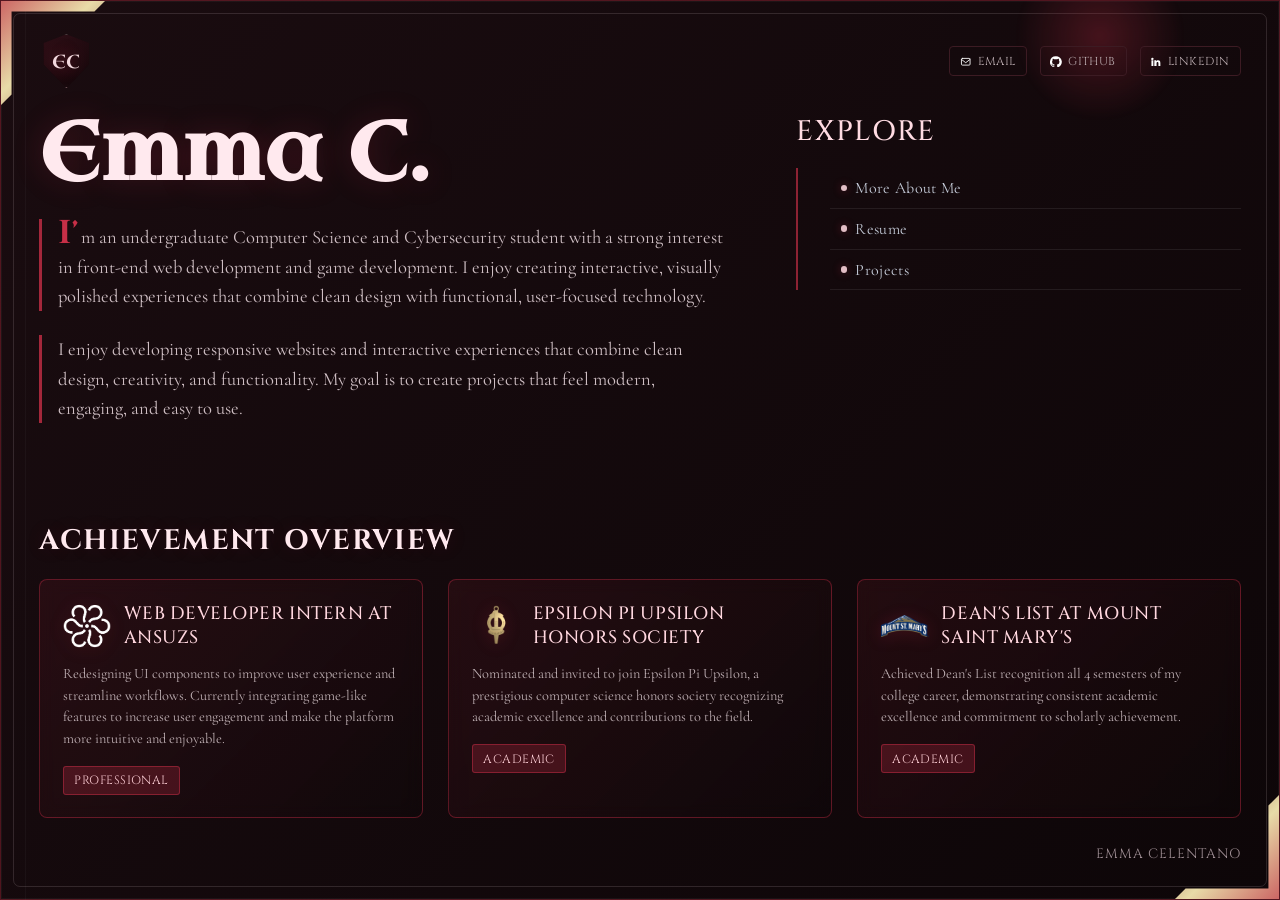
<file: index.html>
<!DOCTYPE html>
<html lang="en">
<head>
    <meta charset="UTF-8">
    <meta name="viewport" content="width=device-width, initial-scale=1.0">
    <title>Emma Celentano Portfolio</title>
    <link rel="preconnect" href="https://fonts.googleapis.com">
    <link rel="preconnect" href="https://fonts.gstatic.com" crossorigin>
    <link href="https://fonts.googleapis.com/css2?family=Cinzel:wght@400;500;600&family=Uncial+Antiqua&family=Cormorant+Garamond:wght@400;500;600&display=swap" rel="stylesheet">
    <link rel="stylesheet" href="style.css">
</head>
<body>
    <main class="card">
        <div class="card-etch" aria-hidden="true"></div>
        <div class="spark" aria-hidden="true"></div>
        <div class="ember-field" aria-hidden="true"></div>
        <div class="cursor-glow" aria-hidden="true"></div>

        <div class="top-row fade one">
            <div class="logo" aria-label="Personal logo">EC</div>
            <nav class="socials" aria-label="Social links">
                <a href="mailto:emmamariecel@gmail.com" aria-label="Email">
                    <svg class="social-icon stroke" viewBox="0 0 24 24" aria-hidden="true">
                        <rect x="3" y="5" width="18" height="14" rx="2"></rect>
                        <path d="M3 7l9 7 9-7"></path>
                    </svg>
                    <span>Email</span>
                </a>
                <a href="https://github.com/emma-celentano66" target="_blank" rel="noreferrer" aria-label="GitHub">
                    <svg class="social-icon fill" viewBox="0 0 24 24" aria-hidden="true">
                        <path d="M12 .5a12 12 0 0 0-3.79 23.39c.6.11.82-.26.82-.58v-2.04c-3.34.73-4.04-1.42-4.04-1.42-.55-1.37-1.34-1.74-1.34-1.74-1.09-.74.08-.72.08-.72 1.2.09 1.84 1.22 1.84 1.22 1.08 1.82 2.83 1.29 3.52.98.11-.76.42-1.29.76-1.58-2.67-.3-5.48-1.32-5.48-5.87 0-1.3.47-2.37 1.23-3.21-.12-.3-.54-1.52.12-3.17 0 0 1.01-.32 3.3 1.22a11.65 11.65 0 0 1 6 0c2.29-1.54 3.3-1.22 3.3-1.22.66 1.65.24 2.87.12 3.17.77.84 1.23 1.91 1.23 3.21 0 4.56-2.81 5.57-5.49 5.87.44.37.82 1.09.82 2.2v3.26c0 .32.21.7.83.58A12 12 0 0 0 12 .5z"></path>
                    </svg>
                    <span>GitHub</span>
                </a>
                <a href="https://www.linkedin.com/in/emma-celentano" target="_blank" rel="noreferrer" aria-label="LinkedIn">
                    <svg class="social-icon fill" viewBox="0 0 24 24" aria-hidden="true">
                        <path d="M4.98 3.5A2.5 2.5 0 1 0 5 8.5a2.5 2.5 0 0 0-.02-5zM3 9h4v12H3zM9 9h3.84v1.71h.06c.54-1 1.86-2.06 3.83-2.06 4.1 0 4.86 2.7 4.86 6.2V21h-4v-5.46c0-1.3-.02-2.98-1.82-2.98-1.83 0-2.11 1.42-2.11 2.89V21H9z"></path>
                    </svg>
                    <span>LinkedIn</span>
                </a>
            </nav>
        </div>

        <section class="layout">
            <article class="fade two">
                <h1 class="hero-title">Emma C.</h1>
                <p class="intro">
                   I’m an undergraduate Computer Science and Cybersecurity student with a strong interest in front-end web development and game development. 
                   I enjoy creating interactive, visually polished experiences that combine clean design with functional, user-focused technology.
                </p>
                <p class="intro">
                   I enjoy developing responsive websites and interactive experiences that combine clean design,
                    creativity, and functionality. My goal is to create projects that feel modern, engaging, and easy to use.
                </p>

            </article>

            <aside class="projects fade three">
                <h2>Explore</h2>
                <ol class="project-list">
                    <li><a href="about.html"><span>More About Me</span></a></li>
                    <li><a href="resume.html"><span>Resume</span></a></li>
                    <li><a href="#"><span>Projects</span></a></li>
                </ol>
            </aside>
        </section>

        <section class="achievements fade three" aria-label="Featured achievements">
            <h2 class="achievements-title">Achievement Overview</h2>
            <div class="achievements-grid">
                <div class="achievement-box">
                    <div class="achievement-header">
                        <img src="Images/ansuzs_icon_white.png" alt="Ansuzs" class="achievement-logo" />
                        <h3>Web Developer Intern at Ansuzs</h3>
                    </div>
                    <p>Redesigning UI components to improve user experience and streamline workflows. Currently integrating game-like features to increase user engagement and make the platform more intuitive and enjoyable.</p>
                    <span class="achievement-tag">Professional</span>
                </div>
                <div class="achievement-box">
                    <div class="achievement-header">
                        <img src="Images/UPEkey_portrait_no_bk-768x1024.png" alt="Epsilon Pi Upsilon" class="achievement-logo" />
                        <h3>Epsilon Pi Upsilon Honors Society</h3>
                    </div>
                    <p>Nominated and invited to join Epsilon Pi Upsilon, a prestigious computer science honors society recognizing academic excellence and contributions to the field.</p>
                    <span class="achievement-tag">Academic</span>
                </div>
                <div class="achievement-box">
                    <div class="achievement-header">
                        <img src="Images/mount_st_marys_mountaineers_logo_secondary_20069396.png" alt="Mount Saint Mary's" class="achievement-logo" />
                        <h3>Dean's List at Mount Saint Mary's</h3>
                    </div>
                    <p>Achieved Dean's List recognition all 4 semesters of my college career, demonstrating consistent academic excellence and commitment to scholarly achievement.</p>
                    <span class="achievement-tag">Academic</span>
                </div>
            </div>
        </section>

        <footer class="footer fade three">emma celentano</footer>
    </main>
    <script src="script.js"></script>
</body>
</html>
</file>
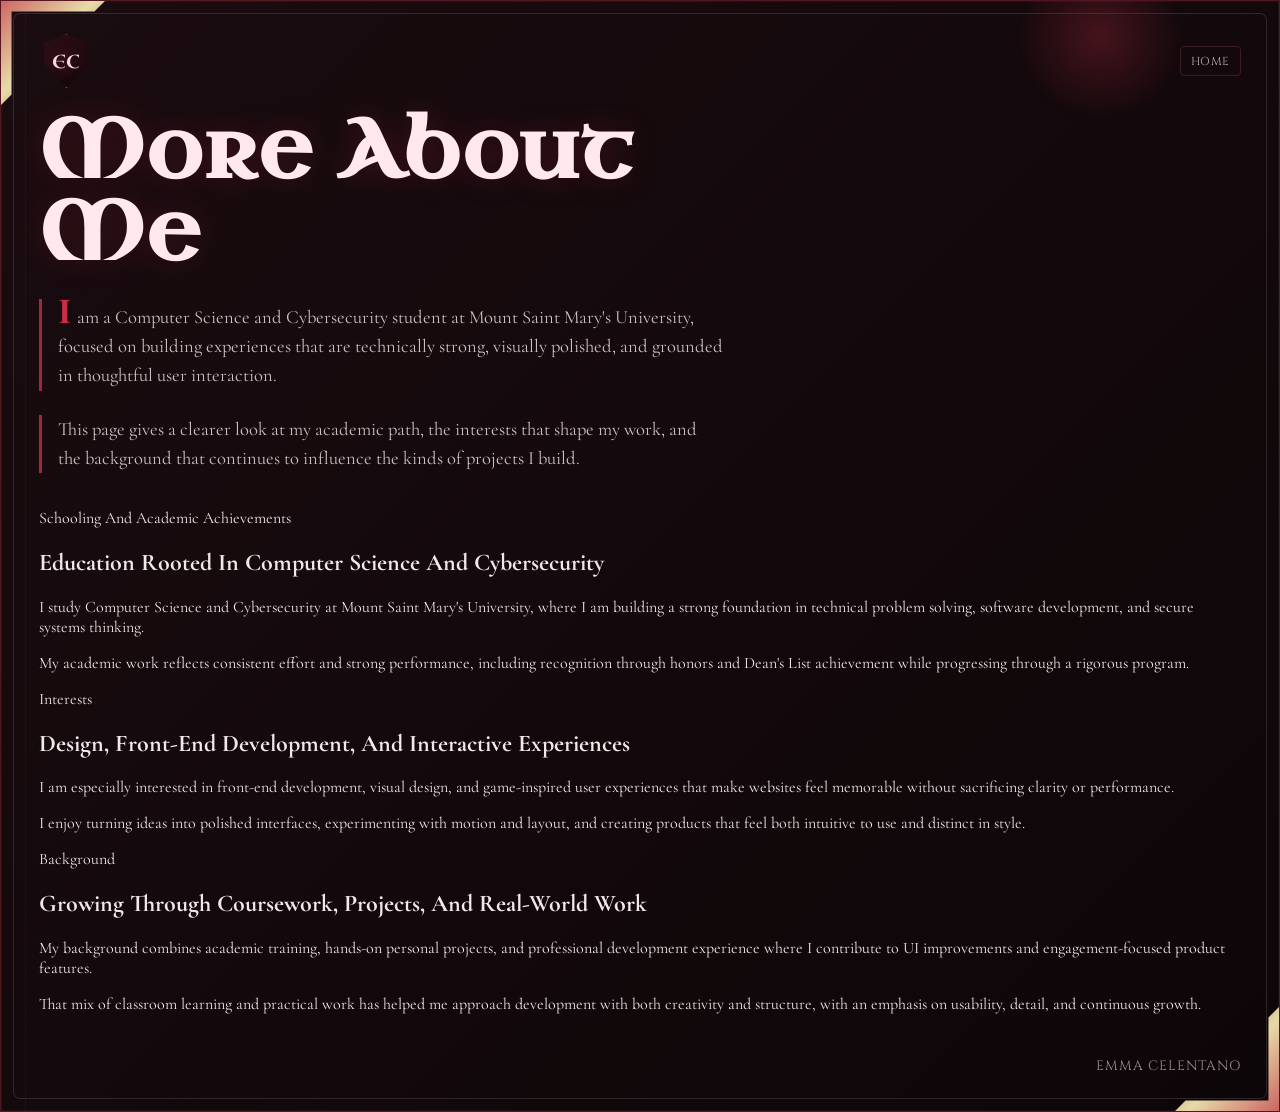
<file: about.html>
<!DOCTYPE html>
<html lang="en">
<head>
    <meta charset="UTF-8">
    <meta name="viewport" content="width=device-width, initial-scale=1.0">
    <title>About Emma Celentano</title>
    <link rel="preconnect" href="https://fonts.googleapis.com">
    <link rel="preconnect" href="https://fonts.gstatic.com" crossorigin>
    <link href="https://fonts.googleapis.com/css2?family=Cinzel:wght@400;500;600&family=Uncial+Antiqua&family=Cormorant+Garamond:wght@400;500;600&display=swap" rel="stylesheet">
    <link rel="stylesheet" href="style.css">
    <link rel="stylesheet" href="about.css">
</head>
<body>
    <main class="card about-card">
        <div class="card-etch" aria-hidden="true"></div>
        <div class="spark" aria-hidden="true"></div>
        <div class="ember-field" aria-hidden="true"></div>
        <div class="cursor-glow" aria-hidden="true"></div>

        <div class="top-row fade one">
            <div class="logo" aria-label="Personal logo">EC</div>
            <nav class="socials" aria-label="Page navigation">
                <a href="index.html" aria-label="Back to home">
                    <span>Home</span>
                </a>
            </nav>
        </div>

        <section class="about-content fade two" aria-label="More about Emma Celentano">
            <h1 class="hero-title">More About Me</h1>
            <p class="intro">I am a Computer Science and Cybersecurity student at Mount Saint Mary's University, focused on building experiences that are technically strong, visually polished, and grounded in thoughtful user interaction.</p>
            <p class="intro">This page gives a clearer look at my academic path, the interests that shape my work, and the background that continues to influence the kinds of projects I build.</p>
        </section>

        <section class="about-sections fade three" aria-label="About sections">
            <article class="about-section">
                <p class="section-label">Schooling And Academic Achievements</p>
                <h2>Education Rooted In Computer Science And Cybersecurity</h2>
                <p>I study Computer Science and Cybersecurity at Mount Saint Mary's University, where I am building a strong foundation in technical problem solving, software development, and secure systems thinking.</p>
                <p>My academic work reflects consistent effort and strong performance, including recognition through honors and Dean's List achievement while progressing through a rigorous program.</p>
            </article>
            <article class="about-section">
                <p class="section-label">Interests</p>
                <h2>Design, Front-End Development, And Interactive Experiences</h2>
                <p>I am especially interested in front-end development, visual design, and game-inspired user experiences that make websites feel memorable without sacrificing clarity or performance.</p>
                <p>I enjoy turning ideas into polished interfaces, experimenting with motion and layout, and creating products that feel both intuitive to use and distinct in style.</p>
            </article>
            <article class="about-section">
                <p class="section-label">Background</p>
                <h2>Growing Through Coursework, Projects, And Real-World Work</h2>
                <p>My background combines academic training, hands-on personal projects, and professional development experience where I contribute to UI improvements and engagement-focused product features.</p>
                <p>That mix of classroom learning and practical work has helped me approach development with both creativity and structure, with an emphasis on usability, detail, and continuous growth.</p>
            </article>
        </section>

        <footer class="footer fade three">emma celentano</footer>
    </main>
    <script src="script.js"></script>
</body>
</html>
</file>
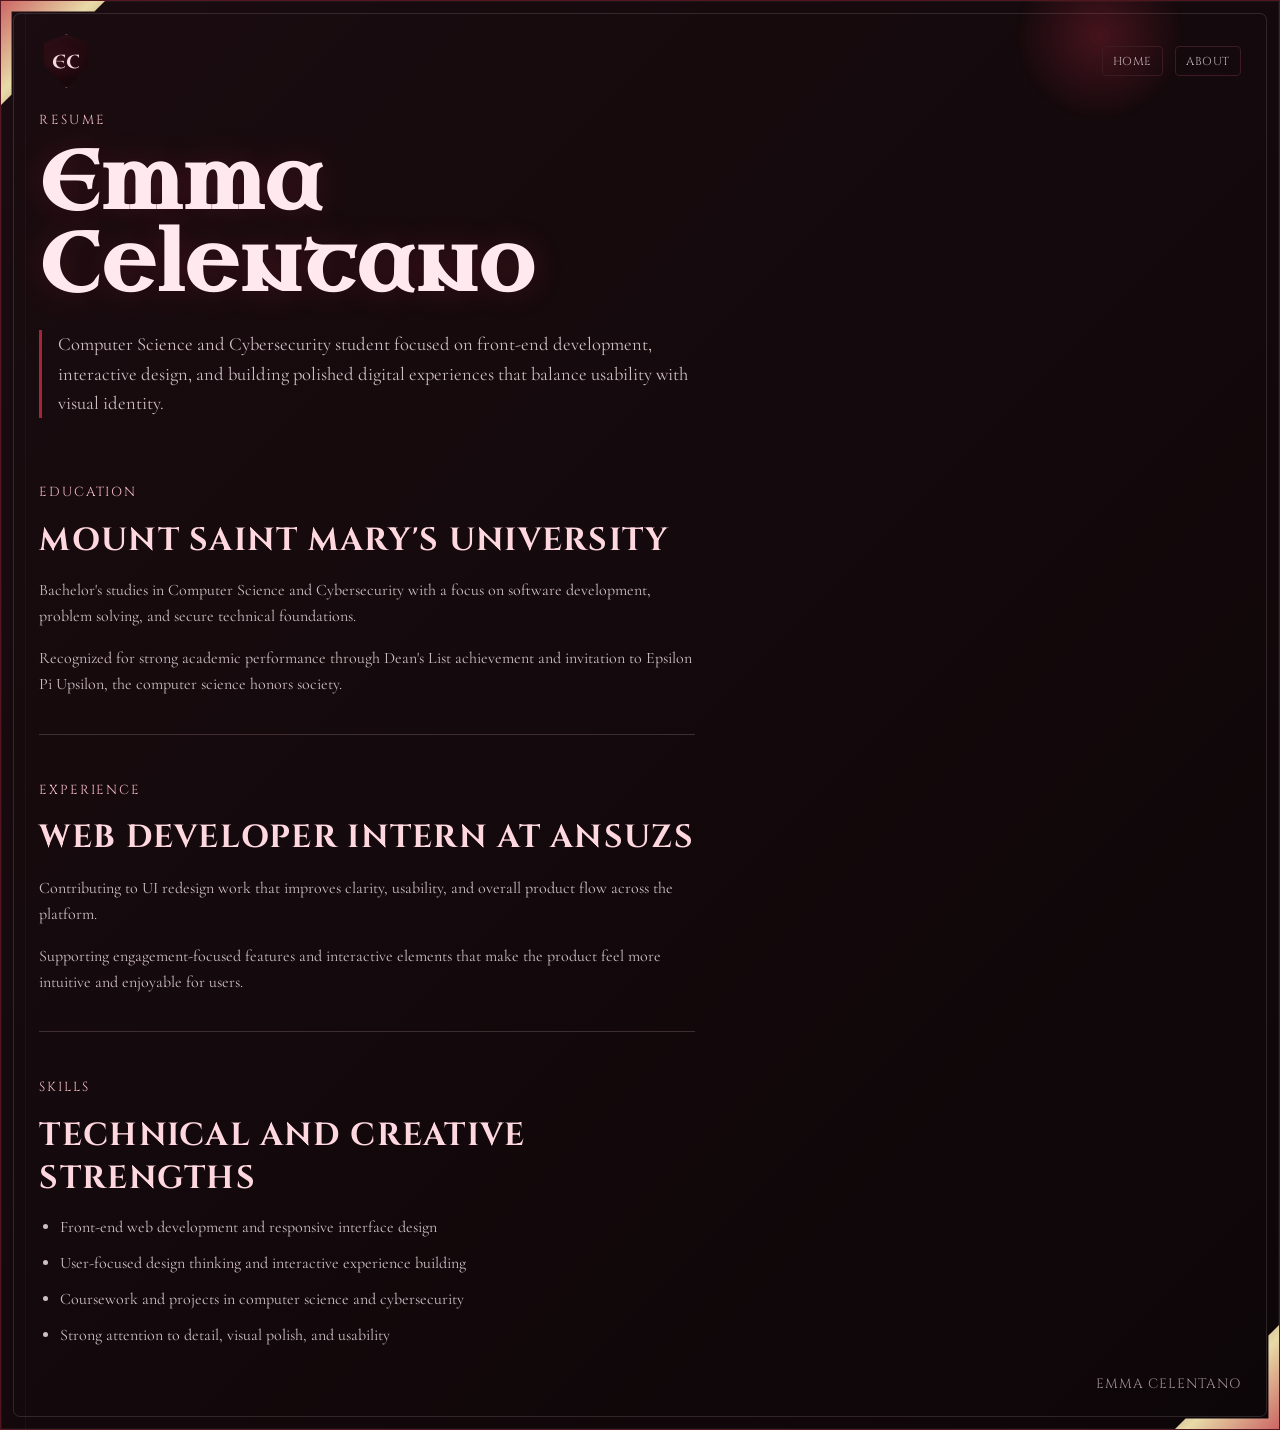
<file: resume.html>
<!DOCTYPE html>
<html lang="en">
<head>
    <meta charset="UTF-8">
    <meta name="viewport" content="width=device-width, initial-scale=1.0">
    <title>Emma Celentano Resume</title>
    <link rel="preconnect" href="https://fonts.googleapis.com">
    <link rel="preconnect" href="https://fonts.gstatic.com" crossorigin>
    <link href="https://fonts.googleapis.com/css2?family=Cinzel:wght@400;500;600&family=Uncial+Antiqua&family=Cormorant+Garamond:wght@400;500;600&display=swap" rel="stylesheet">
    <link rel="stylesheet" href="style.css">
    <link rel="stylesheet" href="resume.css">
</head>
<body>
    <main class="card resume-card">
        <div class="card-etch" aria-hidden="true"></div>
        <div class="spark" aria-hidden="true"></div>
        <div class="ember-field" aria-hidden="true"></div>
        <div class="cursor-glow" aria-hidden="true"></div>

        <div class="top-row fade one">
            <div class="logo" aria-label="Personal logo">EC</div>
            <nav class="socials" aria-label="Page navigation">
                <a href="index.html" aria-label="Back to home">
                    <span>Home</span>
                </a>
                <a href="about.html" aria-label="Go to about page">
                    <span>About</span>
                </a>
            </nav>
        </div>

        <header class="resume-hero fade two" aria-label="Resume header">
            <p class="resume-kicker">Resume</p>
            <h1 class="hero-title">Emma Celentano</h1>
            <p class="intro">Computer Science and Cybersecurity student focused on front-end development, interactive design, and building polished digital experiences that balance usability with visual identity.</p>
        </header>

        <section class="resume-sections fade three" aria-label="Resume details">
            <article class="resume-section">
                <p class="section-label">Education</p>
                <h2>Mount Saint Mary's University</h2>
                <p>Bachelor's studies in Computer Science and Cybersecurity with a focus on software development, problem solving, and secure technical foundations.</p>
                <p>Recognized for strong academic performance through Dean's List achievement and invitation to Epsilon Pi Upsilon, the computer science honors society.</p>
            </article>

            <article class="resume-section">
                <p class="section-label">Experience</p>
                <h2>Web Developer Intern at Ansuzs</h2>
                <p>Contributing to UI redesign work that improves clarity, usability, and overall product flow across the platform.</p>
                <p>Supporting engagement-focused features and interactive elements that make the product feel more intuitive and enjoyable for users.</p>
            </article>

            <article class="resume-section">
                <p class="section-label">Skills</p>
                <h2>Technical And Creative Strengths</h2>
                <ul class="resume-list" aria-label="Skills list">
                    <li>Front-end web development and responsive interface design</li>
                    <li>User-focused design thinking and interactive experience building</li>
                    <li>Coursework and projects in computer science and cybersecurity</li>
                    <li>Strong attention to detail, visual polish, and usability</li>
                </ul>
            </article>
        </section>

        <footer class="footer fade three">emma celentano</footer>
    </main>
    <script src="script.js"></script>
</body>
</html>
</file>
<file: style.css>
:root {
    --night: #050506;
    --fog: #0f0a0c;
    --panel: #1a0c10;
    --panel-deep: #0d0608;
    --ink: #f1e8ea;
    --ink-soft: #beafb3;
    --parchment: #f2d9de;
    --gold: #c72f47;
    --bronze: #761828;
    --line: #3c1b23;
}

* {
    box-sizing: border-box;
}

html,
body {
    margin: 0;
    min-height: 100%;
    height: 100%;
}

body {
    font-family: "Cormorant Garamond", serif;
    color: var(--ink);
    background:
        radial-gradient(circle at 14% 12%, rgba(155, 41, 64, 0.28) 0%, transparent 35%),
        radial-gradient(circle at 88% 78%, rgba(102, 21, 38, 0.3) 0%, transparent 33%),
        repeating-linear-gradient(135deg, rgba(255, 255, 255, 0.015) 0 2px, transparent 2px 5px),
        linear-gradient(145deg, #050406 0%, var(--night) 58%, #0b0608 100%);
    display: block;
    padding: 0;
}

.card {
    width: 100vw;
    min-height: 100vh;
    min-height: 100dvh;
    background:
        linear-gradient(90deg, transparent 0 24px, rgba(255, 255, 255, 0.03) 24px 25px, transparent 25px),
        linear-gradient(135deg, var(--panel) 0%, var(--panel-deep) 100%);
    border-radius: 0;
    border: 1px solid rgba(199, 47, 71, 0.36);
    padding: clamp(1.1rem, 2.6vw, 2.4rem) clamp(1rem, 3vw, 3rem) clamp(1.3rem, 2.8vw, 2.8rem);
    position: relative;
    overflow: hidden;
    box-shadow: 0 30px 70px rgba(0, 0, 0, 0.58), inset 0 0 0 1px rgba(255, 255, 255, 0.04);
    animation: rise 750ms ease-out;
    display: flex;
    flex-direction: column;
}

.card::before,
.card::after {
    content: "";
    position: absolute;
    width: 148px;
    height: 148px;
    opacity: 0.95;
    pointer-events: none;
    background: linear-gradient(135deg, var(--gold), #f3e6b0 46%, var(--bronze));
    clip-path: polygon(0 0, 100% 0, 78% 22%, 22% 22%, 22% 78%, 0 100%);
}

.card::before {
    top: -22px;
    left: -22px;
}

.card::after {
    right: -22px;
    bottom: -22px;
    transform: rotate(180deg);
}

.card-etch {
    position: absolute;
    inset: 12px;
    border: 1px solid rgba(242, 217, 222, 0.14);
    border-radius: 7px;
    pointer-events: none;
}

.ember-field {
    position: absolute;
    inset: 0;
    overflow: hidden;
    pointer-events: none;
    z-index: 0;
}

.cursor-glow {
    position: absolute;
    top: 0;
    left: 0;
    width: 18rem;
    height: 18rem;
    border-radius: 50%;
    pointer-events: none;
    z-index: 0;
    opacity: 0;
    transform: translate3d(-50%, -50%, 0);
    background: radial-gradient(circle, rgba(199, 47, 71, 0.2) 0%, rgba(199, 47, 71, 0.12) 28%, rgba(199, 47, 71, 0.04) 55%, transparent 75%);
    filter: blur(10px);
    transition: opacity 180ms ease;
    will-change: transform, opacity;
}

.ember-particle {
    position: absolute;
    bottom: -2.5rem;
    border-radius: 50%;
    background: radial-gradient(circle, rgba(255, 225, 230, 0.95) 0%, rgba(214, 60, 88, 0.7) 38%, rgba(199, 47, 71, 0.12) 72%, transparent 100%);
    filter: blur(0.25px);
    opacity: 0;
    animation-name: emberFloat;
    animation-timing-function: linear;
    animation-iteration-count: infinite;
    will-change: transform, opacity;
}

.top-row {
    display: flex;
    justify-content: space-between;
    align-items: center;
    gap: clamp(0.75rem, 1.2vw, 1.2rem);
    position: relative;
    z-index: 1;
}

.logo {
    width: 54px;
    height: 54px;
    border: 1px solid rgba(242, 217, 222, 0.35);
    display: grid;
    place-items: center;
    color: var(--parchment);
    font-family: "Uncial Antiqua", serif;
    font-size: 1.2rem;
    letter-spacing: 0.03em;
    background: linear-gradient(145deg, #300f17, #12070a);
    clip-path: polygon(50% 0, 92% 16%, 92% 56%, 50% 100%, 8% 56%, 8% 16%);
    text-shadow: 0 0 16px rgba(199, 47, 71, 0.58);
}

.socials {
    display: flex;
    gap: clamp(0.45rem, 1vw, 0.9rem);
}

.socials a {
    display: inline-flex;
    align-items: center;
    gap: 0.38rem;
    text-decoration: none;
    color: var(--ink-soft);
    font-size: clamp(0.72rem, 0.85vw, 0.84rem);
    font-family: "Cinzel", serif;
    letter-spacing: 0.04em;
    text-transform: uppercase;
    border: 1px solid var(--line);
    padding: clamp(0.26rem, 0.55vw, 0.4rem) clamp(0.42rem, 0.8vw, 0.62rem);
    border-radius: 4px;
    transition: color 180ms ease, border-color 180ms ease, transform 180ms ease;
}

.social-icon {
    width: 0.72rem;
    height: 0.72rem;
    color: #ffffff;
    display: block;
    flex-shrink: 0;
}

.social-icon.stroke {
    fill: none;
    stroke: #ffffff;
    stroke-width: 1.8;
    stroke-linecap: round;
    stroke-linejoin: round;
}

.social-icon.fill {
    fill: #ffffff;
}

.socials a:hover {
    color: #fff3f6;
    border-color: rgba(199, 47, 71, 0.75);
    transform: translateY(-2px);
}

.layout {
    display: grid;
    grid-template-columns: minmax(0, 1.45fr) minmax(280px, 0.9fr);
    gap: clamp(1.4rem, 3.2vw, 3.8rem);
    margin-top: clamp(1rem, 2.8vh, 3rem);
    flex: 1;
    position: relative;
    z-index: 1;
}

.hero-title {
    margin: 0;
    font-family: "Uncial Antiqua", serif;
    font-size: clamp(2.4rem, 6.4vw, 6rem);
    letter-spacing: 0.02em;
    line-height: 1;
    color: #ffe9ee;
    text-shadow: 0 0 30px rgba(199, 47, 71, 0.22);
}

.intro {
    margin-top: 1.5rem;
    max-width: min(76ch, 100%);
    padding-left: 1rem;
    border-left: 3px solid rgba(199, 47, 71, 0.8);
    color: #cfbfc4;
    line-height: 1.58;
    font-size: clamp(1.05rem, 1.45vw, 1.32rem);
}

.intro:first-of-type::first-letter {
    font-family: "Uncial Antiqua", serif;
    color: var(--gold);
    font-size: 1.8em;
    padding-right: 0.05em;
    line-height: 0.8;
}

.stack-strip {
    margin-top: clamp(1.1rem, 2.2vh, 2.1rem);
    padding: clamp(0.75rem, 1.4vw, 1rem) clamp(0.8rem, 1.7vw, 1.2rem);
    border: 1px solid rgba(199, 47, 71, 0.35);
    border-radius: 8px;
    background: linear-gradient(130deg, rgba(199, 47, 71, 0.12), rgba(12, 8, 9, 0.45));
}
.stack-strip,
.stack-strip * {
    user-select: none;
    -webkit-user-select: none;
    caret-color: transparent;
    -webkit-tap-highlight-color: transparent;
}

.stack-title {
    margin: 0;
    font-family: "Cinzel", serif;
    font-size: clamp(1rem, 1.1vw, 1.2rem);
    letter-spacing: 0.08em;
    text-transform: uppercase;
    color: #ffdde4;
}

.stack-list {
    margin: 0.75rem 0 0;
    padding: 0;
    list-style: none;
    display: flex;
    flex-wrap: wrap;
    gap: 0.6rem;
    align-items: stretch;
}

.stack-list li {
    display: flex;
    align-items: center;
    justify-content: center;
    min-height: 2rem;
    padding: 0.42rem 0.82rem;
    border-radius: 999px;
    border: 1px solid rgba(255, 220, 226, 0.42);
    background: rgba(20, 8, 11, 0.78);
    color: #f7ebee;
    font-family: "Cinzel", serif;
    font-size: clamp(0.7rem, 0.78vw, 0.84rem);
    line-height: 1;
    letter-spacing: 0.035em;
    text-transform: uppercase;
    white-space: nowrap;
    flex: 0 0 auto;
    cursor: default;
    caret-color: transparent;
    box-shadow: inset 0 0 0 1px rgba(255, 255, 255, 0.02);
    transition: border-color 180ms ease, background-color 180ms ease, box-shadow 180ms ease, color 180ms ease;
}

.stack-list li span {
    display: block;
}

.stack-list li:hover {
    border-color: rgba(255, 232, 237, 0.72);
    background: rgba(32, 12, 17, 0.92);
    box-shadow: inset 0 0 0 1px rgba(255, 216, 223, 0.08);
    color: #fff0f3;
}

.projects h2 {
    font-family: "Cinzel", serif;
    margin: 0;
    font-size: clamp(1.65rem, 2.2vw, 2.2rem);
    font-weight: 500;
    color: #ffdbe2;
    letter-spacing: 0.06em;
    text-transform: uppercase;
}

.project-list {
    list-style: none;
    padding: 0 0 0 1.5rem;
    margin: 1.1rem 0 0;
    border-left: 2px solid rgba(199, 47, 71, 0.68);
}

.project-list li {
    margin: 0 0 0 0.5rem;
    color: rgba(242, 217, 222, 0.75);
}

.project-list a {
    display: flex;
    align-items: center;
    gap: 0.5rem;
    color: #c4cad7;
    text-decoration: none;
    padding: clamp(0.46rem, 0.8vw, 0.62rem) 0 clamp(0.46rem, 0.8vw, 0.62rem) 0.65rem;
    border-bottom: 1px solid rgba(255, 255, 255, 0.08);
    transition: color 180ms ease, background-color 180ms ease;
    letter-spacing: 0.02em;
}

.project-list a::before {
    content: "";
    width: 0.42rem;
    height: 0.42rem;
    border-radius: 50%;
    background: rgba(255, 215, 223, 0.88);
    box-shadow: 0 0 8px rgba(199, 47, 71, 0.38);
}

.project-list a:hover {
    color: #ffeef2;
    background-color: rgba(199, 47, 71, 0.14);
}

.achievements {
    margin-top: clamp(2rem, 4vh, 3.2rem);
    position: relative;
    z-index: 1;
}

.achievements-title {
    margin: 0 0 clamp(1.2rem, 2.2vh, 1.8rem) 0;
    font-family: "Cinzel", serif;
    font-size: clamp(1.3rem, 2.2vw, 1.8rem);
    letter-spacing: 0.05em;
    text-transform: uppercase;
    color: #ffe9ee;
    text-shadow: 0 0 20px rgba(199, 47, 71, 0.15);
}

.achievements-grid {
    display: grid;
    grid-template-columns: repeat(auto-fit, minmax(280px, 1fr));
    gap: clamp(1rem, 2vw, 1.6rem);
}

.achievement-box {
    padding: clamp(1rem, 2vw, 1.4rem);
    border: 1px solid rgba(199, 47, 71, 0.4);
    border-radius: 8px;
    background: linear-gradient(135deg, rgba(199, 47, 71, 0.1), rgba(12, 8, 9, 0.3));
    backdrop-filter: blur(8px);
    transition: all 280ms ease;
    position: relative;
    overflow: hidden;
}

.achievement-box::before {
    content: "";
    position: absolute;
    top: -1px;
    left: -1px;
    right: -1px;
    height: 1px;
    background: linear-gradient(90deg, transparent, rgba(199, 47, 71, 0.6), transparent);
    opacity: 0;
    transition: opacity 280ms ease;
}

.achievement-box:hover {
    border-color: rgba(199, 47, 71, 0.7);
    background: linear-gradient(135deg, rgba(199, 47, 71, 0.18), rgba(12, 8, 9, 0.4));
    box-shadow: 0 8px 24px rgba(199, 47, 71, 0.15);
}

.achievement-box:hover::before {
    opacity: 1;
}

.achievement-header {
    display: flex;
    align-items: center;
    gap: 0.8rem;
    margin-bottom: 0.8rem;
}

.achievement-logo {
    width: clamp(2.2rem, 5vw, 3rem);
    height: clamp(2.2rem, 5vw, 3rem);
    object-fit: contain;
    flex-shrink: 0;
    filter: drop-shadow(0 2px 8px rgba(199, 47, 71, 0.2));
}

.achievement-box h3 {
    margin: 0;
    font-family: "Cinzel", serif;
    font-size: clamp(1rem, 1.4vw, 1.2rem);
    font-weight: 500;
    letter-spacing: 0.03em;
    color: #ffd7df;
    text-transform: uppercase;
}

.achievement-box p {
    margin: 0 0 1rem 0;
    font-size: clamp(0.9rem, 1vw, 1rem);
    line-height: 1.5;
    color: #beafb3;
}

.achievement-tag {
    display: inline-block;
    padding: 0.35rem 0.65rem;
    border-radius: 3px;
    background: rgba(199, 47, 71, 0.25);
    color: #faccd3;
    font-family: "Cinzel", serif;
    font-size: 0.75rem;
    letter-spacing: 0.04em;
    text-transform: uppercase;
    border: 1px solid rgba(199, 47, 71, 0.5);
}

.footer {
    margin-top: auto;
    padding-top: clamp(1.2rem, 3vh, 2.8rem);
    display: flex;
    justify-content: flex-end;
    color: #9f8e94;
    font-size: 0.85rem;
    font-family: "Cinzel", serif;
    letter-spacing: 0.07em;
    text-transform: uppercase;
    position: relative;
    z-index: 1;
}

.fade {
    opacity: 0;
    transform: translateY(10px);
    animation: fadeUp 560ms ease forwards;
}

.fade.one {
    animation-delay: 120ms;
}

.fade.two {
    animation-delay: 260ms;
}

.fade.three {
    animation-delay: 400ms;
}

.spark {
    position: absolute;
    width: 180px;
    height: 180px;
    border-radius: 50%;
    background: radial-gradient(circle, rgba(199, 47, 71, 0.28), transparent 66%);
    top: -55px;
    right: 7%;
    filter: blur(2px);
    animation: ember 4.4s ease-in-out infinite;
    pointer-events: none;
}

@keyframes rise {
    from {
        transform: translateY(16px);
        opacity: 0;
    }

    to {
        transform: translateY(0);
        opacity: 1;
    }
}

@keyframes fadeUp {
    to {
        opacity: 1;
        transform: translateY(0);
    }
}

@keyframes ember {
    0%,
    100% {
        transform: scale(1);
        opacity: 0.7;
    }

    50% {
        transform: scale(1.08);
        opacity: 1;
    }
}

@keyframes emberFloat {
    0% {
        transform: translate3d(0, 0, 0) scale(0.85);
        opacity: 0;
    }

    12% {
        opacity: 0.7;
    }

    75% {
        opacity: 0.45;
    }

    100% {
        transform: translate3d(var(--ember-drift, 0px), -105vh, 0) scale(1.15);
        opacity: 0;
    }
}

@media (prefers-reduced-motion: reduce) {
    .ember-particle,
    .spark,
    .fade {
        animation: none !important;
    }

    .cursor-glow {
        display: none;
    }
}

@media (max-width: 900px) {
    .card {
        width: 100vw;
        min-height: 100vh;
        min-height: 100dvh;
    }

    .top-row {
        align-items: flex-start;
        flex-wrap: wrap;
    }

    .socials {
        justify-content: flex-start;
    }

    .layout {
        grid-template-columns: 1fr;
        gap: 1.9rem;
    }

    .footer {
        justify-content: flex-start;
    }
}

@media (max-width: 600px) {
    .card {
        min-height: 100vh;
        min-height: 100dvh;
        padding: 1.4rem 1.1rem;
    }

    .card::before,
    .card::after {
        width: 94px;
        height: 94px;
    }

    .socials {
        flex-wrap: wrap;
        justify-content: flex-end;
    }

    .socials a {
        font-size: 0.78rem;
        padding: 0.32rem 0.5rem;
    }

    .stack-strip {
        padding: 0.72rem 0.75rem;
    }

    .stack-list {
        gap: 0.4rem;
    }

    .stack-list li {
        min-height: 1.85rem;
        padding: 0.34rem 0.62rem;
    }

    .spark {
        width: 120px;
        height: 120px;
        right: -10px;
        top: -24px;
    }
}
</file>
<file: about.css>
.about-card {
    min-height: 100vh;
    min-height: 100dvh;
}

.about-content {
    position: relative;
    z-index: 1;
    margin-top: clamp(1rem, 2.5vh, 2rem);
    max-width: min(90ch, 100%);
}

.about-highlights {
    margin-top: clamp(1.2rem, 2.6vh, 2.2rem);
    display: grid;
    grid-template-columns: repeat(auto-fit, minmax(260px, 1fr));
    gap: clamp(0.9rem, 1.8vw, 1.4rem);
    position: relative;
    z-index: 1;
}

.about-highlights .achievement-box h2 {
    margin: 0 0 0.65rem 0;
    font-family: "Cinzel", serif;
    font-size: clamp(1rem, 1.5vw, 1.25rem);
    letter-spacing: 0.04em;
    text-transform: uppercase;
    color: #ffd7df;
}

@media (max-width: 700px) {
    .about-content .intro {
        margin-top: 1rem;
    }
}
</file>
<file: resume.css>
.resume-card {
    min-height: 100vh;
    min-height: 100dvh;
}

.resume-hero {
    position: relative;
    z-index: 1;
    margin-top: clamp(1rem, 2.5vh, 2rem);
    max-width: min(88ch, 100%);
}

.resume-kicker {
    margin: 0 0 0.85rem 0;
    font-family: "Cinzel", serif;
    font-size: 0.82rem;
    letter-spacing: 0.18em;
    text-transform: uppercase;
    color: #f6bcc8;
}

.resume-sections {
    margin-top: clamp(2rem, 5vh, 3.8rem);
    position: relative;
    z-index: 1;
    display: flex;
    flex-direction: column;
    gap: clamp(2.2rem, 5vh, 4rem);
}

.resume-section {
    display: flex;
    flex-direction: column;
    gap: 0.95rem;
    max-width: min(82ch, 100%);
    padding-bottom: clamp(1.8rem, 4vh, 3rem);
    border-bottom: 1px solid rgba(255, 215, 223, 0.18);
}

.resume-section:last-child {
    border-bottom: 0;
    padding-bottom: 0;
}

.resume-section .section-label {
    margin: 0;
    font-family: "Cinzel", serif;
    font-size: 0.82rem;
    letter-spacing: 0.14em;
    text-transform: uppercase;
    color: #f6bcc8;
}

.resume-section h2 {
    margin: 0;
    font-family: "Cinzel", serif;
    font-size: clamp(1.45rem, 2.5vw, 2.35rem);
    letter-spacing: 0.04em;
    text-transform: uppercase;
    color: #ffd7df;
}

.resume-section p {
    margin: 0;
    color: #cfbfc4;
    line-height: 1.65;
    font-size: clamp(1rem, 1.18vw, 1.14rem);
}

.resume-list {
    margin: 0;
    padding-left: 1.3rem;
    color: #cfbfc4;
    display: grid;
    gap: 0.7rem;
    font-size: clamp(1rem, 1.18vw, 1.14rem);
    line-height: 1.55;
}

@media (max-width: 700px) {
    .resume-sections {
        margin-top: 1.8rem;
        gap: 2rem;
    }

    .resume-section {
        gap: 0.75rem;
        padding-bottom: 1.6rem;
    }
}
</file>
